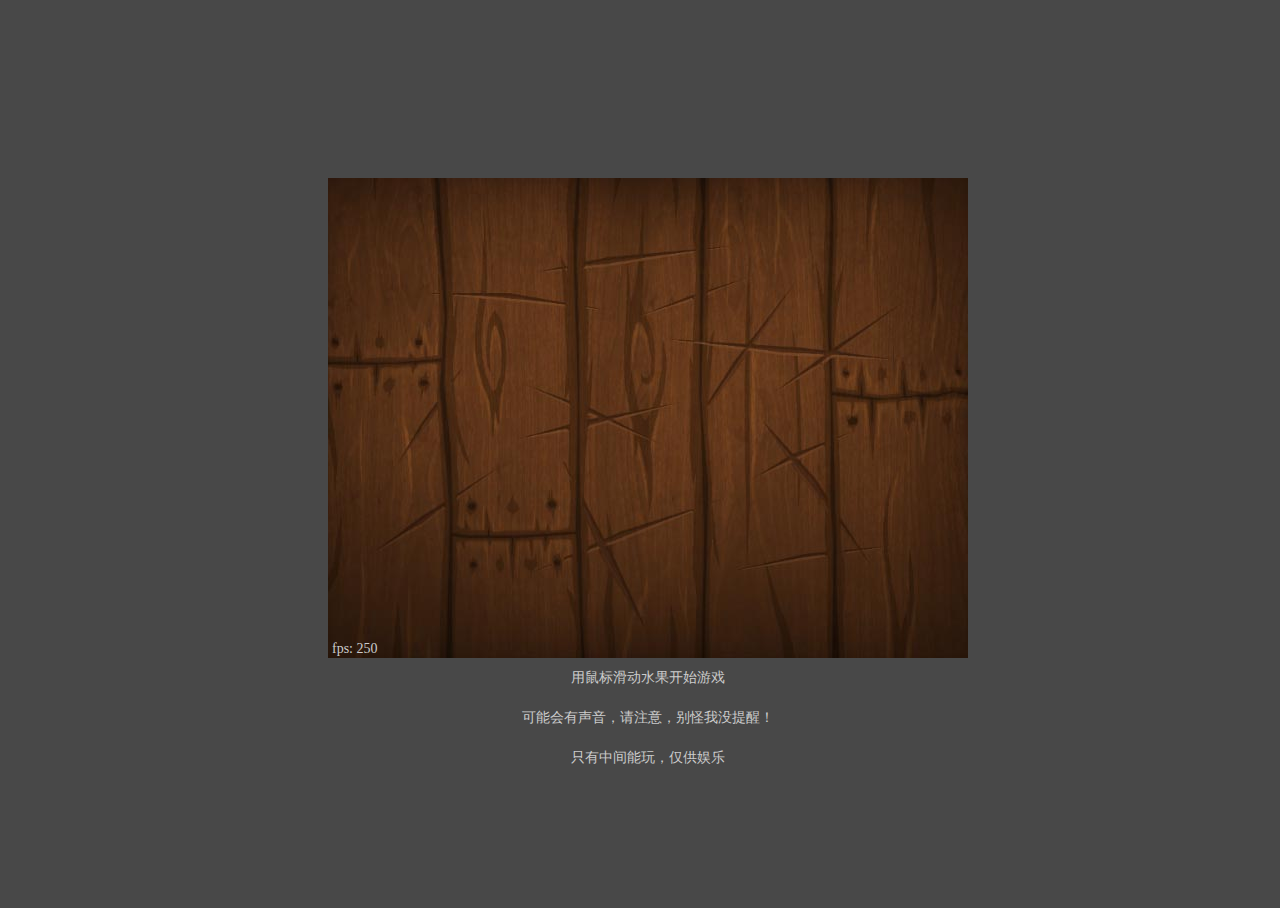
<file: game/1-FruitNinja/index.html>
<!DOCTYPE html>
<html>
<head>
<meta charset="utf-8">
 <meta name="Keywords" content="HTML5游戏,HTML5网页游戏,HTML5水果忍者,HTML5版水果忍者">
<meta name="description" content="HTML5版水果忍者游戏">
<meta name="viewport" content="width=device-width, height=device-height, user-scalable=no, initial-scale=1.0, maximum-scale=1.0">
<meta name="apple-mobile-web-app-capable" content="yes">
<meta name="apple-mobile-web-app-status-bar-style" content="black">
<link rel="stylesheet" href="images/index.css">
<title>水果忍者</title>
<!-- [if lt IE 9]><script>document.createElement("canvas");</script><![endif] -->
</head>
<body>
<div id="extra"></div>

<canvas id="view" width="640" height="480"></canvas>
<div id="desc">
    <div>用鼠标滑动水果开始游戏</div>
    <div>可能会有声音，请注意，别怪我没提醒！</div>
    <div>只有中间能玩，仅供娱乐</div>
	
	<div id="browser"></div>
</div>
<script src="scripts/all.js"></script>
</body>
</html>
</file>
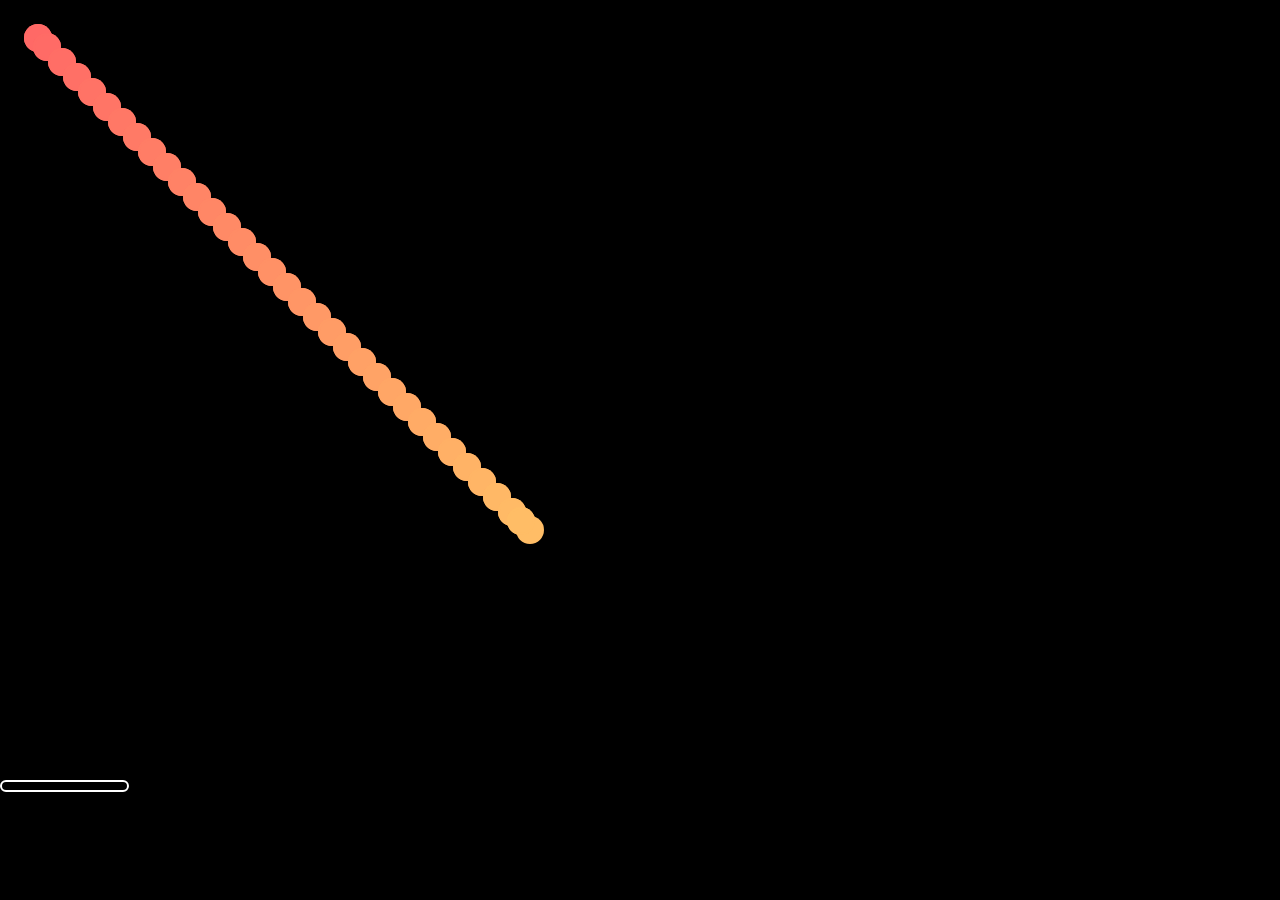
<file: game/fireball/index.html>
<!DOCTYPE html>
<html>
<head>
	<meta charset="UTF-8">
	<meta name="viewport" content="width=device-width, initial-scale=1.0, maximum-scale=1.0, user-scalable=no" />
	<title>HTML5火球挡板碰撞动画 - 代码库</title>
	<link rel="stylesheet" type="text/css" href="css/dmaku.css" />
	<script src="js/prefixfree.min.js"></script>
</head>
<!--/************************************************************
 *																*
 * 						      代码库							*
 *                        www.dmaku.com							*
 *       		  努力创建完善、持续更新插件以及模板			*
 * 																*
**************************************************************-->
<body>
  <script src='js/jquery-1.8.3.min.js'></script>
  <script src="js/index.js"></script>
</body>

</html>
</file>
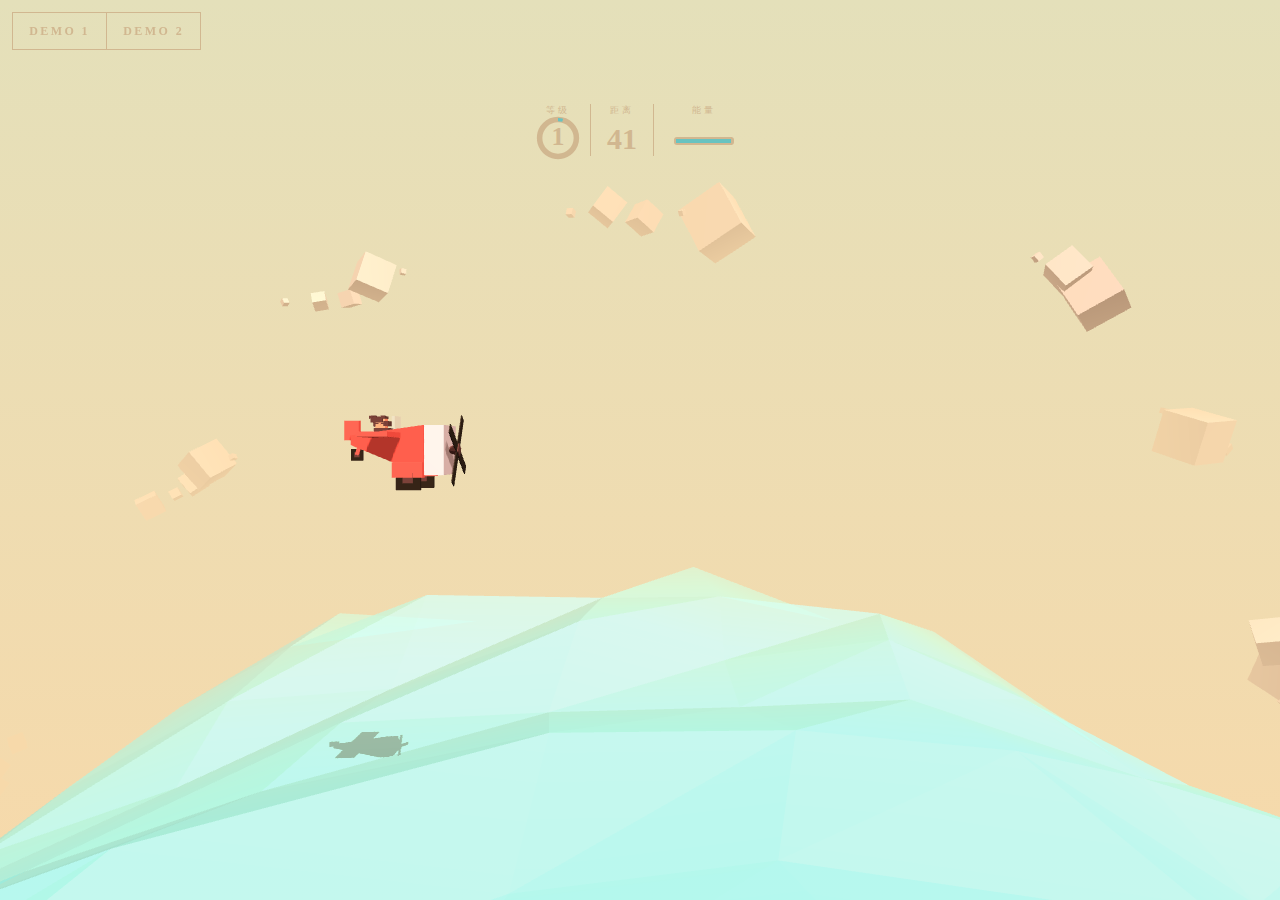
<file: game/plane/index.html>
<html>
	<head>
		<meta charset="UTF-8" />
		<meta http-equiv="X-UA-Compatible" content="IE=edge">
		<meta name="viewport" content="width=device-width, initial-scale=1">
		<title>HTML5飞机游戏特效 - 代码库</title>	
		<link rel="stylesheet" type="text/css" href="css/demo.css" />
		<link rel="stylesheet" type="text/css" href="css/game.css" />
		<script type="text/javascript" src="js/TweenMax.min.js"></script>
		<script type="text/javascript" src="js/three.min.js"></script>
		<script type="text/javascript" src="js/game.js" /></script>
		<style>body{font-family: "microsoft yahei";}</style>
	</head>
<!--/************************************************************
 *																*
 * 						      代码库							*
 *                        www.dmaku.com							*
 *       		  努力创建完善、持续更新插件以及模板			*
 * 																*
**************************************************************-->
	<body>
		<div class="game-holder" id="gameHolder">
			<div class="header">
				<div class="score" id="score">
					<div class="score__content" id="level">
						<div class="score__label">等级</div>
						<div class="score__value score__value--level" id="levelValue">1</div>
						<svg class="level-circle" id="levelCircle" viewbox="0 0 200 200">
							<circle id="levelCircleBgr" r="80" cx="100" cy="100" fill="none" stroke="#d1b790" stroke-width="24px" />
							<circle id="levelCircleStroke" r="80" cx="100" cy="100" fill="none" #f25346 stroke="#68c3c0" stroke-width="14px" stroke-dasharray="502" />
						</svg>
					</div>
					<div class="score__content" id="dist">
						<div class="score__label">距离</div>
						<div class="score__value score__value--dist" id="distValue">000</div>
					</div>
					<div class="score__content" id="energy">
						<div class="score__label">能量</div>
						<div class="score__value score__value--energy" id="energyValue">
							<div class="energy-bar" id="energyBar"></div>
						</div>
					</div>
				</div>
			</div>
			<div class="world" id="world"></div>
			<div class="message message--replay" id="replayMessage">Click to Replay</div>
		</div>
		<!-- Demo links -->
		<nav class="meta">
			<a class="demo-link" href="part1.html">Demo 1</a>
			<a class="demo-link" href="part2.html">Demo 2</a>
		</nav>
	</body>
</html>
</file>
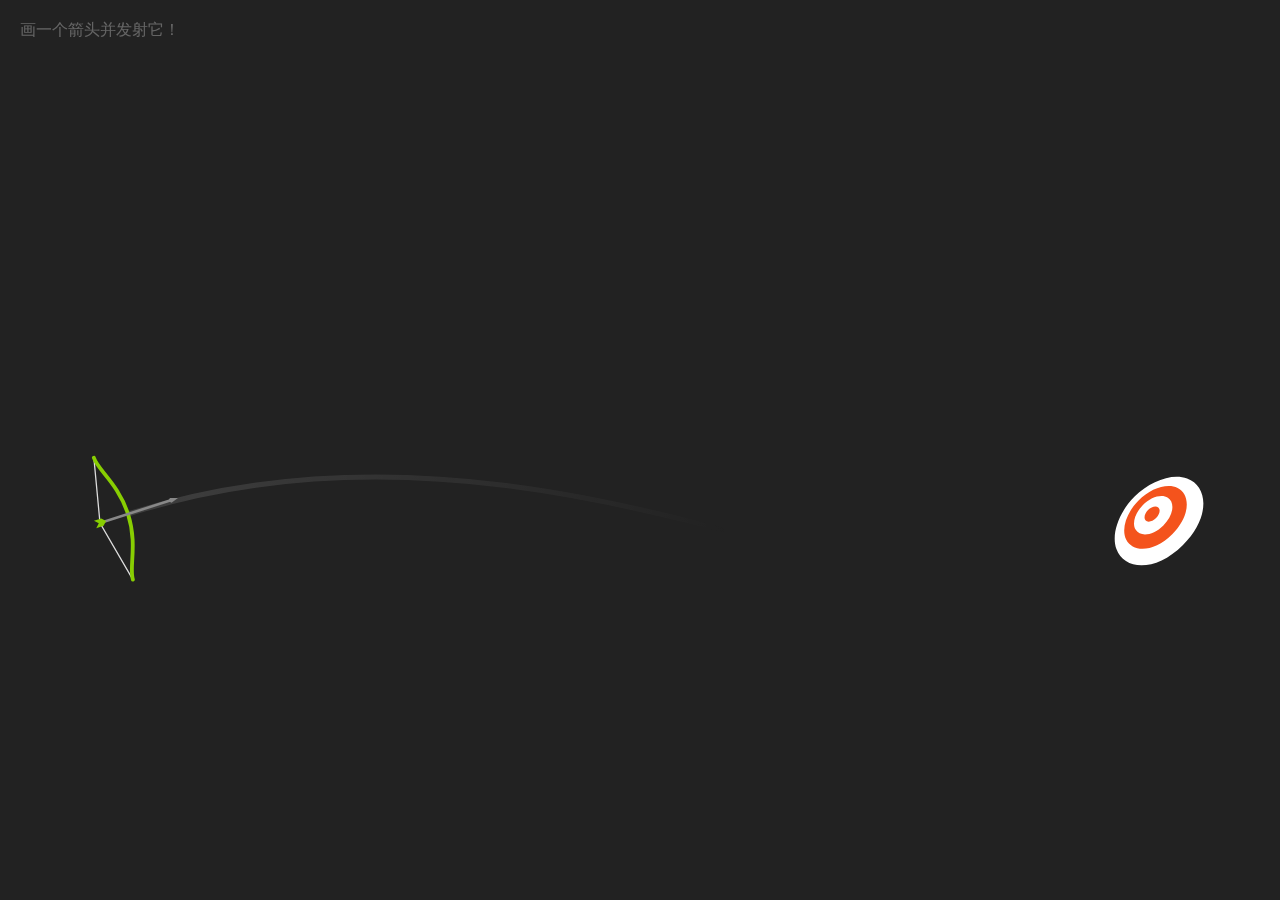
<file: game/shot/index.html>
<!doctype html>
<html>
<head>
	<meta charset="utf-8">
	<title>HTML5/css3射箭小游戏代码 - 代码库</title>
	<link rel="stylesheet" type="text/css" href="css/dmaku.css" />
</head>
<!--/************************************************************
 *																*
 * 						      代码库							*
 *                        www.dmaku.com							*
 *       		  努力创建完善、持续更新插件以及模板			*
 * 																*
**************************************************************-->
<body>
<script src="js/TweenMax.min.js"></script>
<script src="js/MorphSVGPlugin.min.js"></script>

<svg id="game" xmlns="http://www.w3.org/2000/svg" viewBox="0 0 1000 400" overflow="visible">
	
    <path id="arc" fill="none" stroke="url(#ArcGradient)" stroke-width="4" d="M100,250c250-400,550-400,800,0" opacity="0" pointer-events="none"/>
    <defs>
        <g id="arrow">
            <line x2="60" fill="none" stroke="#888" stroke-width="2" />
            <polygon fill="#888" points="64 0 58 2 56 0 58 -2" />
            <polygon fill="#88ce02" points="2 -3 -4 -3 -1 0 -4 3 2 3 5 0" />
        </g>
    </defs>
    <g id="target">
        <path fill="#FFF" d="M924.2,274.2c-21.5,21.5-45.9,19.9-52,3.2c-4.4-12.1,2.4-29.2,14.2-41c11.8-11.8,29-18.6,41-14.2 C944.1,228.3,945.7,252.8,924.2,274.2z" />
        <path fill="#F4531C" d="M915.8,265.8c-14.1,14.1-30.8,14.6-36,4.1c-4.1-8.3,0.5-21.3,9.7-30.5s22.2-13.8,30.5-9.7 C930.4,235,929.9,251.7,915.8,265.8z" />
        <path fill="#FFF" d="M908.9,258.9c-8,8-17.9,9.2-21.6,3.5c-3.2-4.9-0.5-13.4,5.6-19.5c6.1-6.1,14.6-8.8,19.5-5.6 C918.1,241,916.9,250.9,908.9,258.9z" />
        <path fill="#F4531C" d="M903.2,253.2c-2.9,2.9-6.7,3.6-8.3,1.7c-1.5-1.8-0.6-5.4,2-8c2.6-2.6,6.2-3.6,8-2 C906.8,246.5,906.1,250.2,903.2,253.2z" />
    </g>
		<g id="bow" fill="none" stroke-linecap="round" vector-effect="non-scaling-stroke" pointer-events="none">
			<polyline fill="none" stroke="#ddd" stroke-linecap="round" points="88,200 88,250 88,300"/>
			<path fill="none" stroke="#88ce02" stroke-width="3" stroke-linecap="round" d="M88,300 c0-10.1,12-25.1,12-50s-12-39.9-12-50"/>
    </g>
	<g class="arrow-angle"><use x="100" y="250" xlink:href="#arrow"/></g>
	<linearGradient id="ArcGradient" >
			<stop offset="0"  stop-color="#fff" stop-opacity=".2"/>
			<stop offset="80%" stop-color="#fff" stop-opacity="0"/>
	</linearGradient>
	<clipPath id="mask">
		<polygon opacity=".5" points="0,0 1500,0 1500,200 970,290 950,240 925,220 875,280 890,295 920,310 0,350" pointer-events="none"/>
	</clipPath>
	<g class="arrows" clip-path="url(#mask)"  pointer-events="none">
	</g>
	<g class="bullseye" fill="#F4531C" opacity="0">
		<path d="M322,159l15-21l-27-13l-32,13l15,71l41-14l7-32L322,159z M292,142h20l3,8l-16,8 L292,142z M321,182l-18,9l-4-18l23-2V182z"/>
		<path d="M340 131L359 125 362 169 381 167 386 123 405 129 392 183 351 186z"/>
		<path d="M413 119L402 188 450 196 454 175 422 175 438 120z"/>
		<path d="M432 167L454 169 466 154 451 151 478 115 453 113z"/>
		<path d="M524 109L492 112 466 148 487 155 491 172 464 167 463 184 502 191 513 143 487 141 496 125 517 126z"/>
		<path d="M537 114L512 189 558 199 566 174 533 175 539 162 553 164 558 150 543 145 547 134 566 148 575 124z"/>
		<path d="M577 118L587 158 570 198 587 204 626 118 606 118 598 141 590 112z"/>
		<path d="M635 122L599 198 643 207 649 188 624 188 630 170 639 178 645 162 637 158 649 143 662 151 670 134z"/>
		<path d="M649,220l4-21l28,4l-6,25L649,220z M681,191l40-79l-35-8L659,184L681,191z"/>
	</g>
	<g class="hit" fill="#ffcc00" opacity="0">
	 <path d="M383 114L385 195 407 191 406 160 422 155 418 191 436 189 444 112 423 119 422 141 407 146 400 113"/>
  <path d="M449 185L453 113 477 112 464 186"/>
  <path d="M486 113L484 130 506 130 481 188 506 187 520 131 540 135 545 119"/>
  <path d="M526,195l5-20l22,5l-9,16L526,195z M558,164l32-44l-35-9l-19,51L558,164z"/>
</g>
</svg>

<span>画一个箭头并发射它！</span>
<script>
var svg = document.querySelector("svg");
var cursor = svg.createSVGPoint();
var arrows = document.querySelector(".arrows");
var target={x:902,y:247};
var line={x1:875,y1:280,x2:925,y2:220};
window.addEventListener("mousedown", knock);

function knock(e) {
	TweenMax.to(".arrow-angle use", 0.3, {
		opacity: 1
	});
	window.addEventListener("mousemove", aim);
	window.addEventListener("mouseup", loose);
	aim(e);

	TweenMax.to("#arc", 0.3, {
		opacity: 1
	});
}

function loose() {
	window.removeEventListener("mousemove", aim);
	window.removeEventListener("mouseup", loose);

	TweenMax.to("#bow", 0.4, {
		scaleX: 1,
		transformOrigin: "right center",
		ease: Elastic.easeOut
	});
	TweenMax.to("#bow polyline", 0.4, {
		attr: {
			points: "88,200 88,250 88,300"
		},
		ease: Elastic.easeOut
	});

	var newArrow = document.createElementNS("http://www.w3.org/2000/svg", "use");
	newArrow.setAttributeNS('http://www.w3.org/1999/xlink', 'href', "#arrow");
	arrows.appendChild(newArrow);
	var path = MorphSVGPlugin.pathDataToBezier("#arc");
	TweenMax.to([newArrow], 0.5, {
		force3D: true,
		bezier: {
			type: "cubic",
			values: path,
			autoRotate: ["x", "y", "rotation"]
		},
		onUpdate: hitTest,
		onUpdateParams: ["{self}"],
		ease: Linear.easeNone
	});
	TweenMax.to("#arc", 0.3, {
		opacity: 0
	});
	TweenMax.set(".arrow-angle use", {
		opacity: 0
	});
}

function hitTest(tween) {
	var arrow = tween.target[0];
 	var transform = arrow._gsTransform;
 	var radians = transform.rotation * Math.PI / 180;
	var x1 = transform.x;
	var y1 = transform.y;
	var x2 = (Math.cos(radians) * 60) + x1;
	var y2 = (Math.sin(radians) * 60) + y1;
	
	var intersection = getIntersection(x1,y1,x2,y2,line.x1,line.y1,line.x2,line.y2);
	if(intersection=="intersect"){
		 tween.pause();
		var dx = x - target.x;
		var dy = y - target.y;
		var distance = Math.sqrt((dx * dx) + (dy * dy));
		var selector = ".hit";
		if(distance<5){
			selector=".bullseye"
		}
		TweenMax.killTweensOf(selector);
		TweenMax.killChildTweensOf(selector);
		TweenMax.set(selector,{autoAlpha:1});
		TweenMax.staggerFromTo(selector+" path",.5,{rotation:-5,scale:0,transformOrigin:"center"},{scale:1,ease:Back.easeOut},.05);
		TweenMax.staggerTo(selector+" path",.3,{delay:2,rotation:20,scale:0,ease:Back.easeIn},.03);
	}
	
	
	
}

var pivot = {
	x: 100,
	y: 250
};
aim({
	clientX: 100,
	clientY: 400
});

TweenMax.set(".arc", {
	opacity: 0
});

function aim(e) {
	var point = getMouseSVG(e);
	point.x = Math.min(point.x, pivot.x - 7);
	point.y = Math.max(point.y, pivot.y + 7);
	var dx = point.x - pivot.x;
	var dy = point.y - pivot.y;
	var angle = Math.atan2(dy, dx);
	var bowAngle = angle - Math.PI;
	var distance = Math.min(Math.sqrt((dx * dx) + (dy * dy)), 50);
	var scale = Math.min(Math.max(distance / 30, 1), 2);
	TweenMax.to("#bow", 0.3, {
		scaleX: scale,
		rotation: bowAngle + "rad",
		transformOrigin: "right center"
	});
	var arrowX = Math.min(pivot.x - ((1 / scale) * distance), 88);
	TweenMax.to(".arrow-angle", 0.3, {
		rotation: bowAngle + "rad",
		svgOrigin: "100 250"
	});
	TweenMax.to(".arrow-angle use", 0.3, {
		x: -distance
	});
	TweenMax.to("#bow polyline", 0.3, {
		attr: {
			points: "88,200 " + Math.min(pivot.x - ((1 / scale) * distance), 88) + ",250 88,300"
		}
	});

	var radius = distance * 9;
	var offset = {
		x: (Math.cos(bowAngle) * radius),
		y: (Math.sin(bowAngle) * radius)
	};
	var arcWidth = offset.x * 3;

	TweenMax.to("#arc", 0.3, {
		attr: {
			opacity: 1.4 - (arcWidth / 800),
			d: "M100,250c" + offset.x + "," + offset.y + "," + (arcWidth - offset.x) + "," + (offset.y+50) + "," + arcWidth + ",50"
		}
	});
	
	
	
	
}

function getMouseSVG(e) {
	cursor.x = e.clientX;
	cursor.y = e.clientY;
	return cursor.matrixTransform(svg.getScreenCTM().inverse());
}


function getIntersection(x1, y1, x2, y2, x3, y3, x4, y4) {
    var a1, a2, b1, b2, c1, c2;
    var r1, r2, r3, r4;
    var denom, offset, num;
    a1 = y2 - y1;
    b1 = x1 - x2;
    c1 = (x2 * y1) - (x1 * y2);
    r3 = ((a1 * x3) + (b1 * y3) + c1);
    r4 = ((a1 * x4) + (b1 * y4) + c1);
    if ((r3 != 0) && (r4 != 0) && sameSign(r3, r4)) {
        return "dont intersect";
    }
    a2 = y4 - y3;
    b2 = x3 - x4;
    c2 = (x4 * y3) - (x3 * y4);
    r1 = (a2 * x1) + (b2 * y1) + c2;
    r2 = (a2 * x2) + (b2 * y2) + c2;
    if ((r1 != 0) && (r2 != 0) && (sameSign(r1, r2))) {
        return "dont intersect";
    }
    denom = (a1 * b2) - (a2 * b1);
    if (denom == 0) {
        return "collinear";
    }
    if (denom < 0) {
        offset = -denom / 2;
    } else {
        offset = denom / 2;
    }
    num = (b1 * c2) - (b2 * c1);
    if (num < 0) {
        x = (num - offset) / denom;
    } else {
        x = (num + offset) / denom;
    }
    num = (a2 * c1) - (a1 * c2);
    if (num < 0) {
        y = (num - offset) / denom;
    } else {
        y = (num + offset) / denom;
    }
    return "intersect";
}


function sameSign(a, b) {
    return (a * b) >= 0;
}</script>
</body>
</html>
</file>
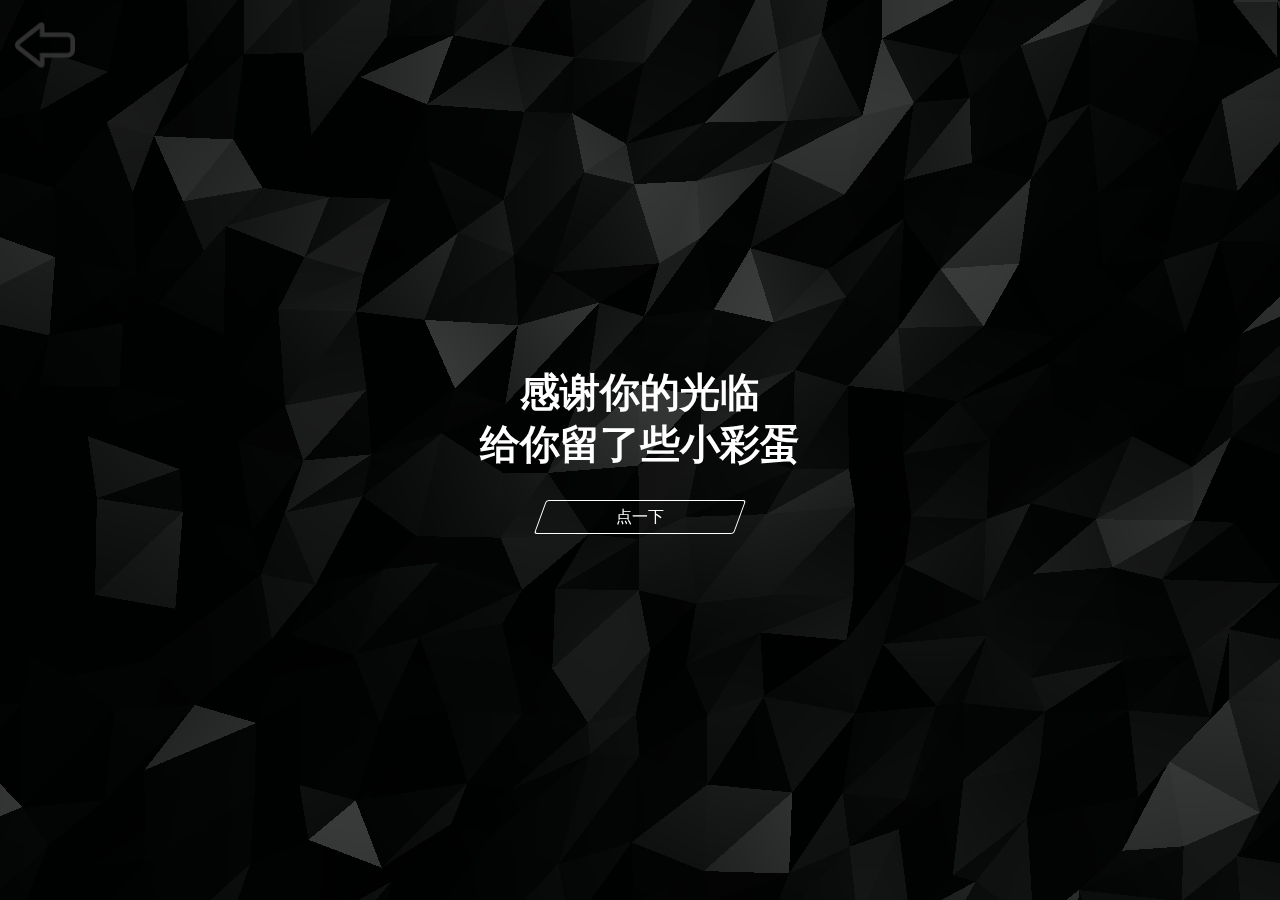
<file: things.html>
<html>

<head>
	<meta charset="UTF-8">
	<title>Ken - Things</title>
	<link rel="icon" href="assets/icons/k.png" type="image/x-icon">
	<link rel="stylesheet" href="assets/css/style.css">

	<script src="assets/js/jrj6out.js"></script>
	<script>
		try {
			Typekit.load({
				async: false
			});
		} catch (e) {}
	</script>

	<script src="assets/js/prefixfree.min.js"></script>

</head>

<body>
	<div class="x-mark">
		<div class="container">
			<div class="left"></div>
			<div class="right"></div>
		</div>
	</div>
	<div class="intro-container">

		<h1>感谢你的光临 <br> 给你留了些小彩蛋</h1>

		<div class="button shift-camera-button">
			<div class="border">
				<div class="left-plane"></div>
				<div class="right-plane"></div>
			</div>
			<div class="text">点一下</div>
		</div>
	</div>
	<div class="sky-container">
		<div class="box2"></div>
		<div class="box2"></div>
		<div class="box2"></div>

	</div>
	<div class="sky-container">
		<!-- <div class="text-right sky-container__left">
			<h2 class="portfolio">
				家乾祝你
			</h2>
			<h2 class="resurrection">
				身体健康快乐常伴
			</h2>
		</div>
	 -->

		<div class="box">
			<h2>01</h2>
			<h3>接火球</h3>
			<p><a href="game/fireball/index.html"
					target="view_window"><span>这是一个我觉得还算可以缓解压力的一个小游戏，当我有时候想不出内容的时候就会玩一下，很容易就让我投入进去。（点击这里）</span></a></p>

		</div>

		<div class="box">
			<h2>02</h2>
			<h3>开飞机</h3>
			<p><a href="game/plane/index.html"
					target="view_window"><span>这个游戏当时第一次让我惊讶了，可能是是我太low了于是我盯着它的源码，然后看不懂，但是还是觉得挺好玩的。（点击这里）</span></a></p>

		</div>


		<div class="box">
			<h2>03</h2>
			<h3>射箭</h3>
			<p><a href="game/shot/index.html"
					target="view_window"><span>这个小游戏，是挺简单的一款游戏，我有想过将靶子换成特朗普的头像的，但想了想还是算了。。。（点击这里）</span></a></p>

		</div>
	</div>


	<div class="float-button">
		<a href="javascript:history.back(-1)">
			<img src="assets/images/back2.png" alt="" height=60 width="60">
		</a>
	</div>


	<script src='assets/js/jquery.min.js'></script>
	<script src='assets/js/TweenMax.min.js'></script>
	<script src='assets/js/three.min.js'></script>
	<script src="assets/js/index.js"></script>
	</div>
</body>

</html>
</file>
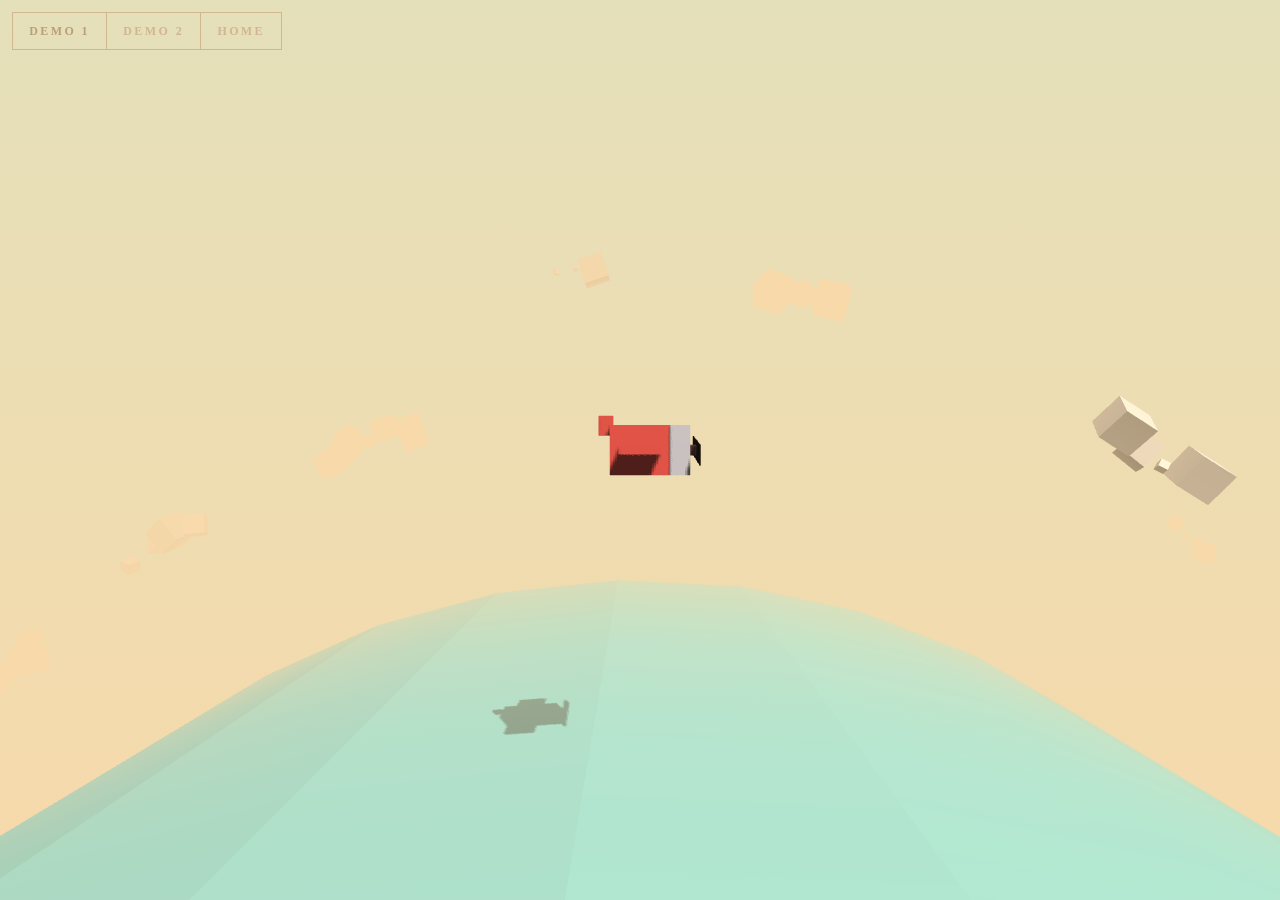
<file: game/plane/part1.html>
<!DOCTYPE html>
<html lang="en" class="no-js">
	<head>
		<meta charset="UTF-8" />
		<meta http-equiv="X-UA-Compatible" content="IE=edge">
		<meta name="viewport" content="width=device-width, initial-scale=1">
		<title>HTML5飞机游戏特效 - 代码库</title>
		<link rel="stylesheet" type="text/css" href="css/demo.css" />
		<link rel="stylesheet" type="text/css" href="css/styles.css" />
		<script type="text/javascript" src="js/three.min.js"></script>
		<script type="text/javascript" src="js/main_step1.js"/></script>

	</head>
<!--/************************************************************
 *																*
 * 						      代码库							*
 *                        www.dmaku.com							*
 *       		  努力创建完善、持续更新插件以及模板			*
 * 																*
**************************************************************-->
	<body>
		<div class="world" id="world"></div>
		<nav class="meta">
			<a class="demo-link demo-link--current" href="part1.html">Demo 1</a>
			<a class="demo-link" href="part2.html">Demo 2</a>
			<a class="demo-link" href="index.html">Home</a>
		</nav>
	</body>
</html>
</file>
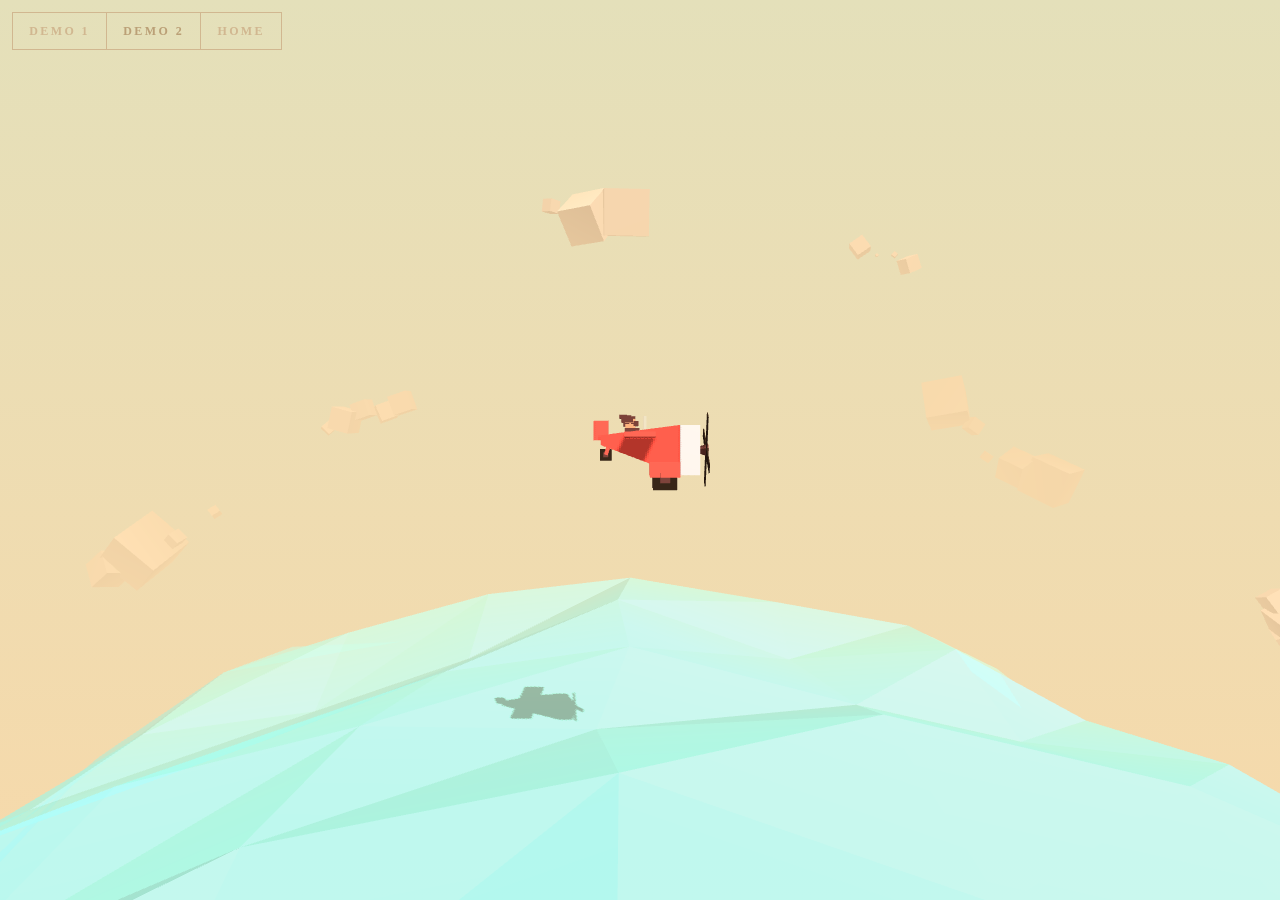
<file: game/plane/part2.html>
<!DOCTYPE html>
<html lang="en" class="no-js">
	<head>
		<meta charset="UTF-8" />
		<meta http-equiv="X-UA-Compatible" content="IE=edge">
		<meta name="viewport" content="width=device-width, initial-scale=1">
		<title>HTML5飞机游戏特效 - 代码库</title>
		<link rel="stylesheet" type="text/css" href="css/demo.css" />
		<link rel="stylesheet" type="text/css" href="css/styles.css" />
		<script type="text/javascript" src="js/three.min.js"></script>
		<script type="text/javascript" src="js/main_step2.js"/></script>
		<style>
			body #cdawrap { background: none; border: 1px solid #d1b790; top: auto; bottom: 12px; left: 12px; right: auto; }
		</style>
	</head>
<!--/************************************************************
 *																*
 * 						      代码库							*
 *                        www.dmaku.com							*
 *       		  努力创建完善、持续更新插件以及模板			*
 * 																*
**************************************************************-->
	<body>
		<div class="world" id="world"></div>
		<nav class="meta">
			<a class="demo-link" href="part1.html">Demo 1</a>
			<a class="demo-link demo-link--current" href="part2.html">Demo 2</a>
			<a class="demo-link" href="index.html">Home</a>
		</nav>
	</body>
</html>
</file>
<file: game/fireball/css/dmaku.css>
/****************************************************************
 *																*		
 * 						      代码库							*
 *                        www.dmaku.com							*
 *       		  努力创建完善、持续更新插件以及模板			*
 * 																*
****************************************************************/
html,body {background:black;margin:0;cursor:none;}
.ball,.tail {position:fixed;border-radius:100%;}
.paddle {position:fixed;bottom:12%;border:2px solid white;border-radius:8px;z-index:100;}
.block {float:left;box-shadow:inset 0 0 0 1px black,inset 0 0 0 2px white;border-radius:2px;width:10%;height:20px;color:white;}
.wave {animation:wave .5s 1;}

/* ANIMATIONS */
@keyframes wave {
  0%{box-shadow:0 0 0 0 transparent;}
  15% {box-shadow:0 0 0 10px;background:transparent;}
  100% {box-shadow:0 0 0 20px transparent;}
}
@keyframes floatOne {
  0% {opacity:1;}
  50% {opacity:1;background:transparent;}
  100% {opacity:0;transform:translate3D(0,-20px,0) scale(.2);}
}
@keyframes floatTwo {
  0% {opacity:1;}
  50% {opacity:1;background:transparent;}
  100% {opacity:0;transform:translate3D(0,-35px,0) scale(.1);}
}
@keyframes floatThree {
  0% {opacity:1;}
  50% {opacity:1;background:transparent;}
  100% {opacity:0;transform:translate3D(0,-50px,0) scale(.3);}
}
@keyframes floatFour {
  0% {opacity:1;}
  50% {opacity:1;background:transparent;}
  100% {opacity:0;transform:translate3D(0,-65px,0) scale(.1);}
}
@keyframes floatFive {
  0% {opacity:1;}
  50% {opacity:1;background:transparent;}
  100% {opacity:0;transform:translate3D(0,-80px,0) scale(.2);}
}
</file>
<file: game/plane/css/demo.css>
/****************************************************************
 *																*		
 * 						      �����							*
 *                        www.dmaku.com							*
 *       		  Ŭ���������ơ��������²���Լ�ģ��			*
 * 																*
****************************************************************/
@font-face {
	font-family: 'codropsicons';
	font-weight: normal;
	font-style: normal;
	src: url('../fonts/codropsicons/codropsicons.eot');
	src: url('../fonts/codropsicons/codropsicons.eot?#iefix') format('embedded-opentype'), url('../fonts/codropsicons/codropsicons.woff') format('woff'), url('../fonts/codropsicons/codropsicons.ttf') format('truetype'), url('../fonts/codropsicons/codropsicons.svg#codropsicons') format('svg');
}

*,
*::after,
*::before {
	-webkit-box-sizing: border-box;
	box-sizing: border-box;
}

body {
	font-family: 'Avenir Next', Avenir, 'Helvetica Neue', Helvetica, Arial, sans-serif;
	margin: 0;
	color: #444;
	background: #f6f6f6;
}

a {
	text-decoration: none;
	color: #d1b790;
	outline: none;
}

a:hover,
a:focus {
	color: #bba077;
	outline: none;
}


/* Top Navigation Style */

.meta {
	font-size: 0.75em;
	line-height: 1;
	position: absolute;
	top: 1em;
	left: 1em;
	display: -webkit-flex;
	display: flex;
	-webkit-flex-wrap: wrap;
	flex-wrap: wrap;
	white-space: nowrap;
	border-top: 1px solid #d1b790;
}

.meta::after {
	content: '';
	position: absolute;
	top: 0;
	right: 0;
	width: 1px;
	height: 100%;
	background: #d1b790;
}

.meta a {
	display: block;
	padding: 1em 1.35em;
	border: 1px solid #d1b790;
	border-top: 0;
}

.meta a:not(:last-child) {
	border-right: 0;
}

.codrops-icon {
	width: 4em;
}

.codrops-icon span {
	display: none;
}

.codrops-icon::before {
	font-family: 'codropsicons';
	font-size: 1.15em;
	font-weight: normal;
	font-style: normal;
	font-variant: normal;
	line-height: 1;
	text-transform: none;
	speak: none;
	-webkit-font-smoothing: antialiased;
}

.codrops-icon--drop::before {
	content: '\e001';
	color: #09c;
}

.codrops-icon--prev::before {
	content: '\e004';
}


/* Demo links */

.demo-link {
	font-family: 'Playfair Display';
	font-weight: bold;
	text-align: center;
	letter-spacing: 0.2em;
	text-transform: uppercase;
}

.demo-link--current {
	color: #bba077;
}

@media screen and (max-width:40em) {
	.meta {
		right: 1em;
	}
	.demo-link {
		-webkit-flex: 1;
		flex: 1;
	}
}

/* Styles for sponsor */
body #cdawrap { top: auto; right: auto; bottom: 12px; left: 12px; border: 1px solid #d1b790; background: none; }
.partisan { position: absolute; bottom: 0; left: 0; width: 38em; padding: 4.5em 7.5em 1.5em 5.5em; }
.partisan__bg { position: absolute; bottom: 0; left: 0; width: 100%; height: 100%; pointer-events: none; opacity: 0.5; }
.partisan__link { position: relative; display: -webkit-flex; display: flex; -webkit-justify-content: center; justify-content: center; -webkit-align-items: center; align-items: center; }
.partisan__img, .partisan__title { opacity: 0.85; -webkit-transition: opacity 0.1s; transition: opacity 0.1s; }
.partisan__link:hover .partisan__img, .partisan__link:hover .partisan__title { opacity: 1; }
.partisan__img { max-width: 42%; }
.partisan__title { font-family: 'Playfair Display'; font-weight: bold; position: relative; margin: 0.5em 0 0 0.85em; color: #555d27; }
.partisan__title::before { content: 'Sponsored by:'; font-size: 0.5em; font-weight: bold; position: absolute; bottom: 100%; left: 0; padding: 0 0 1em 0; letter-spacing: 0.25em; text-transform: uppercase; color: #95a534; }
@media screen and (max-width:80em) {
	.partisan { font-size: 76%; }
	.partisan__title::before { font-size: 0.25em; }
}
@media screen and (max-width:60em) {
	.game-holder .message--instructions { bottom: 5.5em; }
	.partisan { width: 100%; height: auto; padding: 1.75em 0.5em 0.5em; text-align: center; background: rgba(190, 215, 48, 0.5); }
	.partisan__bg { display: none; }
	.partisan__img { display: none; }
	.partisan__title { margin: 0; }
	.partisan__title::before { width: 100%; padding: 0 0 0.25em; }
}
</file>
<file: game/plane/css/game.css>
/****************************************************************
 *																*		
 * 						      �����							*
 *                        www.dmaku.com							*
 *       		  Ŭ���������ơ��������²���Լ�ģ��			*
 * 																*
****************************************************************/
.game-holder {
	position: absolute;
	width: 100%;
	height: 100%;
	background: -webkit-linear-gradient(#e4e0ba, #f7d9aa);
	background: linear-gradient(#e4e0ba, #f7d9aa);
}

.world {
	position: absolute;
	overflow: hidden;
	width: 100%;
	height: 100%;
}

.header {
	position: absolute;
	top: 8vh;
	left: 0;
	width: 100%;
	text-align: center;
	pointer-events: none;
}

.header h1 {
	font-family: 'Playfair Display';
	font-size: 4.5em;
	line-height: 1;
	margin: 0;
	letter-spacing: -0.025em;
	color: #d1b790;
}

.header h1 span {
	font-size: 0.2em;
	font-style: italic;
	display: block;
	margin: 0 0 -1.5em -7em;
	letter-spacing: 0px;
}

.header h2 {
	font-size: 0.585em;
	margin: 0.25em 0;
	white-space: nowrap;
	text-indent: 1em;
	letter-spacing: 1em;
	text-transform: uppercase;
	color: #d6483b;
}

.score {
	width: 100%;
	margin: 2em 0 0;
	text-align: center;
	white-space: nowrap;
}

.score__content {
	position: relative;
	display: inline-block;
	padding: 0 1em;
	vertical-align: top;
}

.score__content:nth-child(2) {
	border-right: 1px solid #d1b790;
	border-left: 1px solid #d1b790;
}

.score__label {
	font-size: 9px;
	position: relative;
	margin: 0 0 0.5em 0;
	text-align: center;
	letter-spacing: 3px;
	text-transform: uppercase;
	color: #d1b790;
}

.score__value {
	font-family: 'Playfair Display';
	font-weight: bold;
	color: #d1b790;
}

.score__value--level {
	font-size: 26px;
}

.score__value--dist {
	font-size: 30px;
}

.level-circle {
	position: absolute;
	left: 50%;
	width: 46px;
	margin: -37px 0 0 -23px;
	-webkit-transform: rotate(-90deg);
	transform: rotate(-90deg);
}

.score__value--energy {
	position: relative;
	width: 60px;
	height: 8px;
	margin-top: 20px;
	border-radius: 3px;
	background-color: #d1b790;
}

.energy-bar {
	position: absolute;
	top: 0;
	right: 0;
	bottom: 0;
	left: 0;
	margin: 2px;
	background-color: #f25346;
	-webkit-animation-name: none;
	animation-name: none;
	-webkit-animation-duration: 150ms;
	animation-duration: 150ms;
	-webkit-animation-iteration-count: infinite;
	animation-iteration-count: infinite;
}

.message {
	font-weight: bold;
	position: absolute;
	left: 0;
	width: 100%;
	text-align: center;
	text-transform: uppercase;
	pointer-events: none;
}

.message--replay {
	font-size: 1.25vw;
	bottom: 40vh;
	display: none;
	text-indent: 0.5em;
	letter-spacing: 0.5em;
	color: #d1b790;
}

.message--instructions {
	font-family: 'Playfair Display';
	font-size: 0.85em;
	bottom: 8vh;
	letter-spacing: 0.2em;
	color: #68c3c0;
}

.message--instructions span {
	display: block;
	color: #d6483b;
	white-space: nowrap;
}

@-webkit-keyframes blinking {
	0% { opacity: 1; }
	50% { opacity: 0; }
	100% { opacity: 1; }
}

@keyframes blinking {
	0% { opacity: 1; }
	50% { opacity: 0; }
	100% { opacity: 1; }
}

@media screen and (max-width: 40em) {
	.header {
		font-size: 0.75em;
		top: 6.5em;
	}
	.header h2 {
		letter-spacing: 0.65em;
	}
}
</file>
<file: game/shot/css/dmaku.css>
﻿/****************************************************************
 *																*		
 * 						      代码库							*
 *                        www.dmaku.com							*
 *       		  努力创建完善、持续更新插件以及模板			*
 * 																*
****************************************************************/
body{
	margin:0;
	background:#222;
	
	margin:20px;
}
svg{
	width:100%;
	height:100%;
	position:fixed;
	top:0;
	left:0;
}
span{
	color:white;
	font-family:sans-serif;
	opacity:.3;
}
</file>
<file: assets/css/style.css>
body {
  position: relative;
  margin: 0;
  overflow: hidden;
}

.intro-container {
  position: absolute;
  top: 50%;
  transform: translateY(-50%);
  color: white;
  text-align: center;
  margin: 0 auto;
  right: 0;
  left: 0;
  z-index: 999;
}

h1 {
  font-family: 'brandon-grotesque', sans-serif;
  font-weight: bold;
  margin-top: 0px;
  margin-bottom: 0;
  font-size: 20px;
}

a {
  text-decoration: none;
  color: rgb(6, 53, 68)
}

span {
  font-family: 'brandon-grotesque', sans-serif;
}

@media screen and (min-width: 860px) {
  h1 {
    font-size: 40px;
    line-height: 52px;
  }
}

.fancy-text {
  font-family: "adobe-garamond-pro", sans-serif;
  font-style: italic;
  letter-spacing: 1px;
  margin-bottom: 17px;
}

.button {
  position: relative;
  cursor: pointer;
  display: inline-block;
  font-family: 'brandon-grotesque', sans-serif;
  text-transform: uppercase;
  min-width: 200px;
  margin-top: 30px;
}

.button:hover .border {
  box-shadow: 0px 0px 10px 0px white;
}

.button:hover .border .left-plane,
.button:hover .border .right-plane {
  transform: translateX(0%);
}

.button:hover .text {
  color: #121212;
}

.button .border {
  border: 1px solid white;
  transform: skewX(-20deg);
  height: 32px;
  border-radius: 3px;
  overflow: hidden;
  position: relative;
  transition: .10s ease-out;
}

.button .border .left-plane,
.button .border .right-plane {
  position: absolute;
  background: white;
  height: 32px;
  width: 100px;
  transition: .15s ease-out;
}

.button .border .left-plane {
  left: 0;
  transform: translateX(-100%);
}

.button .border .right-plane {
  right: 0;
  transform: translateX(100%);
}

.button .text {
  position: absolute;
  left: 0;
  right: 0;
  top: 50%;
  transform: translateY(-50%);
  transition: .15s ease-out;
}

.x-mark {
  right: 10px;
  top: 10px;
  position: absolute;
  cursor: pointer;
  opacity: 0;
}

.x-mark:hover .right {
  transform: rotate(-45deg) scaleY(1.2);
}

.x-mark:hover .left {
  transform: rotate(45deg) scaleY(1.2);
}

.x-mark .container {
  position: relative;
  width: 20px;
  height: 20px;
}

.x-mark .left,
.x-mark .right {
  width: 2px;
  height: 20px;
  background: white;
  position: absolute;
  border-radius: 3px;
  transition: .15s ease-out;
  margin: 0 auto;
  left: 0;
  right: 0;
}

.x-mark .right {
  transform: rotate(-45deg);
}

.x-mark .left {
  transform: rotate(45deg);
}

.sky-container {
  position: fixed;
  color: white;
  right: 10%;
  left: 10%;
  top: 2%;
  opacity: 0;
  justify-content: space-between;
  flex-wrap: wrap;
  display: flex;

}


.text-right {
  text-align: right;
}

.text-left {
  text-align: left;
}

/* 悬浮按钮 */
.float-button {
  position: fixed;
  height: 40px;
  width: 40px;
  /* bottom: 90px;
  right: 20px; */
  padding-top: 15px;
  padding-left: 15px;
  background: rgba(55, 116, 63, 0);
  text-align: center;
  display: flex;
}

.float-button a :active {
  color: #000;
}

.float-button a ::-webkit-textfield-decoration-container {
  border-style: none;
}

.float-button a img {
  color: rgba(13, 237, 245, 0);
}

/* 悬浮卡片 */

.sky-container .box {
  position: relative;
  width: 200px;
  padding: 100px 40px 60px;
  background-color: rgb(177, 228, 230);
  margin-top: 5em;
  box-shadow: 0 15px 45px rgb(238, 230, 230, 0.5);
  border-radius: 15px;
  z-index: 997;
}

.sky-container .box:before {
  content: '';
  position: absolute;
  top: 0;
  left: 0;
  width: 100%;
  height: 100%;
  background: rgb(20, 1, 1);
  transform: scaleY(0);
  transform-origin: top;
  transition: transform 0.5s;
  border-radius: 15px
}

.sky-container .box:hover:before {
  transform: scaleY(1);
  transform-origin: bottom;
  transition: transform 0.5s;
  border-radius: 15px
}

.box h2 {
  position: absolute;
  left: 30px;
  top: 20px;
  font-size: 4em;
  font-weight: 800;
  z-index: 1;
  opacity: 0.5;
  transition: 0.5s;
}

.sky-container .box:hover h2 {
  position: absolute;
  opacity: 0.5;
  transform: translateY(-40px);
}

.sky-container .box h3 {
  position: relative;
  font-size: 1.5em;
  z-index: 2;
  color: rgb(15, 22, 124);
  transition: 0.5s;
}

.sky-container .box p {
  position: relative;
  z-index: 2;
  color: coral;
  transition: 0.5s;
}

.sky-container .box:hover h3,
.sky-container .box:hover p span {
  color: #dbf5f5;
}

.box2 {
  width: 200px;
  height: 400px;
  position: relative;
  z-index: 998;
}
</file>
<file: game/plane/css/styles.css>
/****************************************************************
 *																*		
 * 						      �����							*
 *                        www.dmaku.com							*
 *       		  Ŭ���������ơ��������²���Լ�ģ��			*
 * 																*
****************************************************************/
.world {
	position: absolute;
	width: 100%;
	height: 100%;
	overflow: hidden;
	background: -webkit-linear-gradient(#e4e0ba, #f7d9aa);
	background: linear-gradient(#e4e0ba, #f7d9aa);
}
</file>
<file: game/1-FruitNinja/images/index.css>
/* {include ../../system/css/reset.css}
{include ../../system/css/common.css} */

html, body{
	width: 100%;
	height: 100%;
	background: #484848;
}

body{
	position: relative;
}

em{
	display: none;
}

#extra, #view{
	position: absolute;
	left: 50%;
	top: 50%;
	width: 640px;
	height: 480px;
	margin: -280px auto auto -320px;
	text-align: left;
	background: #fff;
}

#view{
	display: block;
	background: transparent url(blank.gif) repeat 0 0;
	cursor: default;
	z-index: 20;
}

#extra{
	background: #000;
}

#extra .layer{
	position: absolute;
	left: 0;
	top: 0;
	width: 640px;
	height: 480px;
	z-index: 10;
}

#fork{
	display: block;
	position: absolute;
	right: 0;
	top: 0;
	width: 356px;
	height: 92px;
	cursor: pointer;
	background-image: url(fork.gif);
	z-index: 0;
}

#desc{
	width: 100%;
	position: absolute;
	left: 0;
	top: 50%;
	height: 80px;
	color: #ccc;
	line-height: 40px;
	margin-top: 200px;
	text-align: center;
	font-size: 14px;
}

#desc a{
	color: #318fe1;
}

#browser{
	font-size: 14px;
	line-height: 16px;
}

#browser .b{
	color: #fff;
	font-weight: 700;
}
</file>
